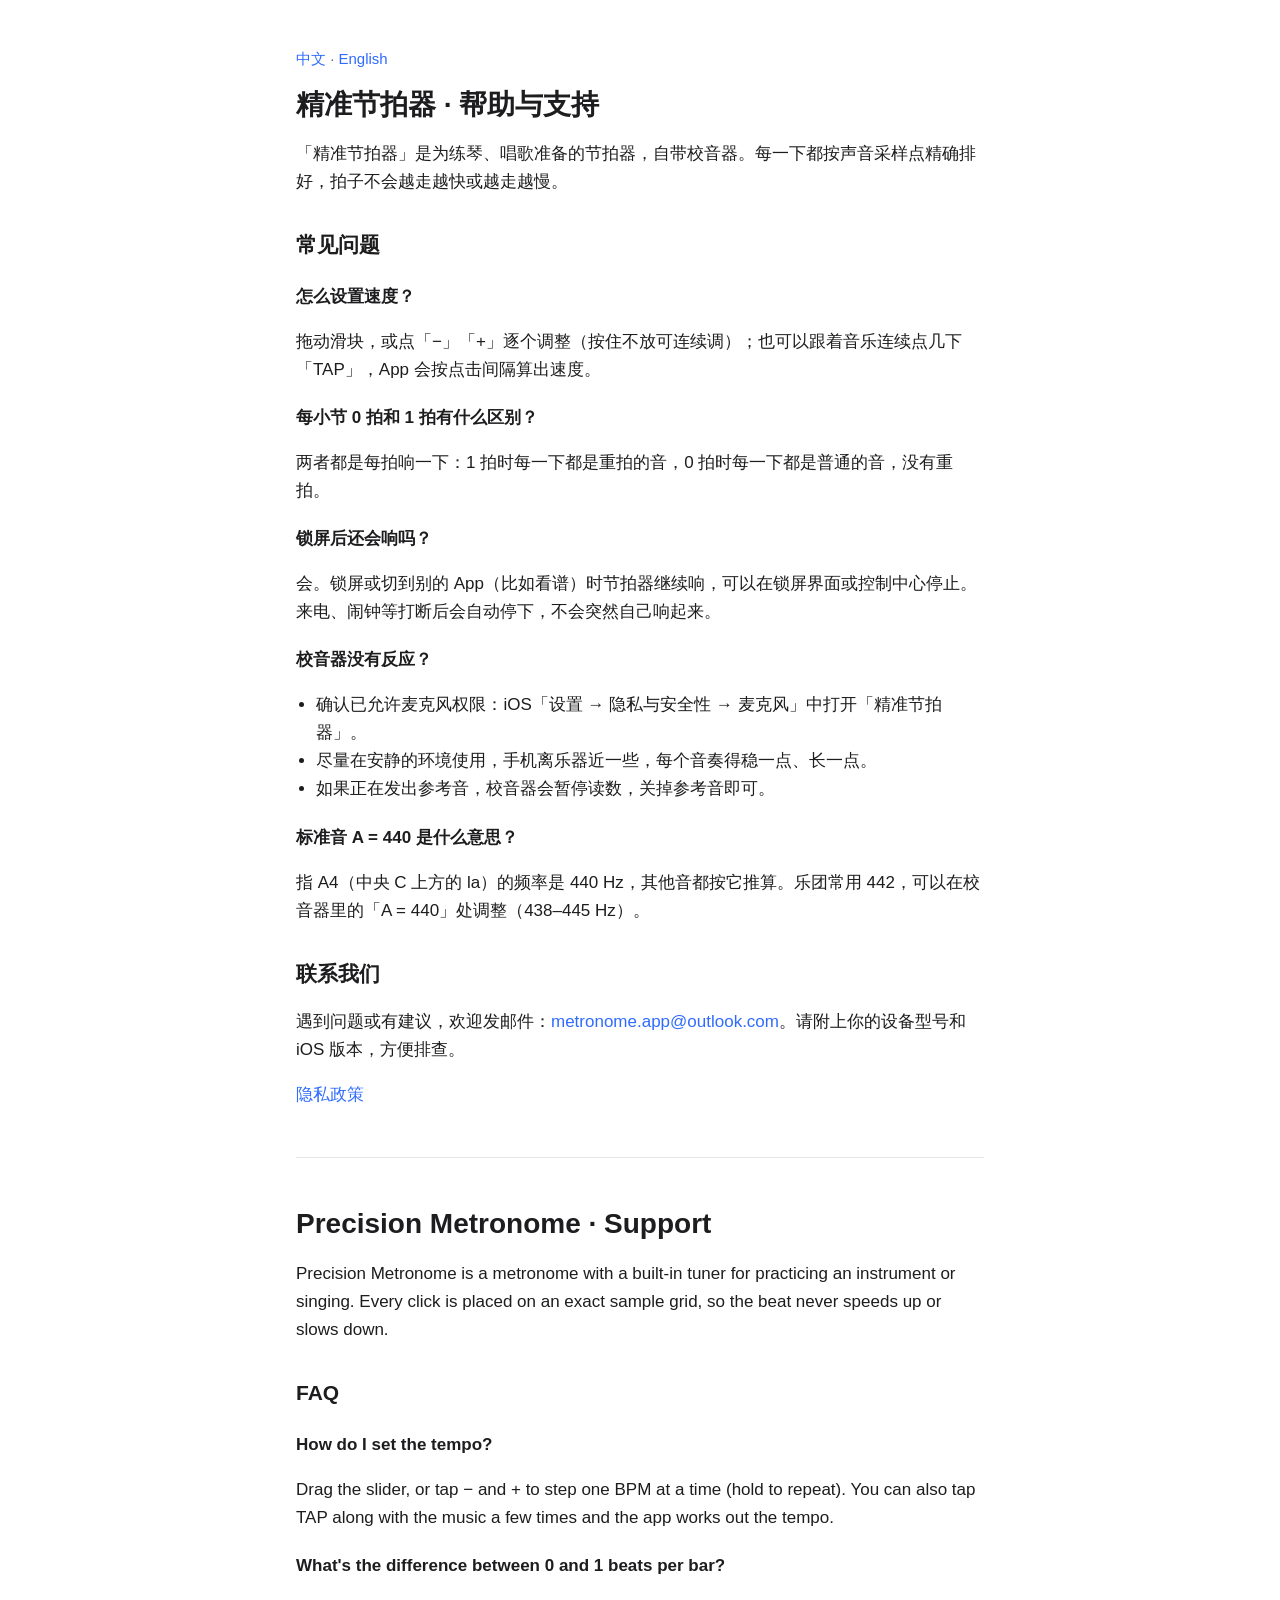
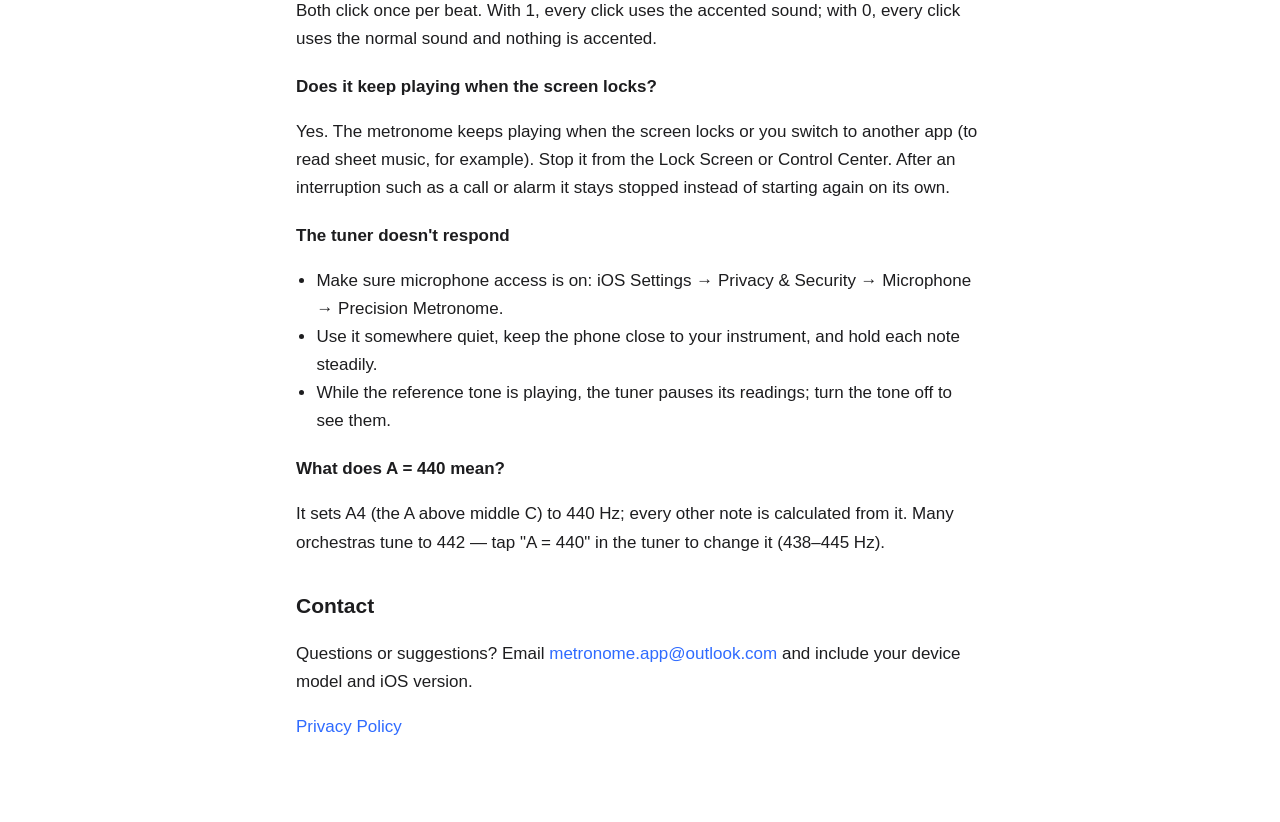
<file: index.html>
<!doctype html>
<html lang="zh-Hans">
<head>
<meta charset="utf-8">
<meta name="viewport" content="width=device-width, initial-scale=1">
<title>精准节拍器 · 帮助与支持 / Precision Metronome · Support</title>
<link rel="stylesheet" href="style.css">
</head>
<body>
<main>
<p class="lang"><a href="#zh">中文</a> · <a href="#en">English</a></p>

<section id="zh">
<h1>精准节拍器 · 帮助与支持</h1>
<p>「精准节拍器」是为练琴、唱歌准备的节拍器，自带校音器。每一下都按声音采样点精确排好，拍子不会越走越快或越走越慢。</p>

<h2>常见问题</h2>

<h3>怎么设置速度？</h3>
<p>拖动滑块，或点「−」「+」逐个调整（按住不放可连续调）；也可以跟着音乐连续点几下「TAP」，App 会按点击间隔算出速度。</p>

<h3>每小节 0 拍和 1 拍有什么区别？</h3>
<p>两者都是每拍响一下：1 拍时每一下都是重拍的音，0 拍时每一下都是普通的音，没有重拍。</p>

<h3>锁屏后还会响吗？</h3>
<p>会。锁屏或切到别的 App（比如看谱）时节拍器继续响，可以在锁屏界面或控制中心停止。来电、闹钟等打断后会自动停下，不会突然自己响起来。</p>

<h3>校音器没有反应？</h3>
<ul>
<li>确认已允许麦克风权限：iOS「设置 → 隐私与安全性 → 麦克风」中打开「精准节拍器」。</li>
<li>尽量在安静的环境使用，手机离乐器近一些，每个音奏得稳一点、长一点。</li>
<li>如果正在发出参考音，校音器会暂停读数，关掉参考音即可。</li>
</ul>

<h3>标准音 A = 440 是什么意思？</h3>
<p>指 A4（中央 C 上方的 la）的频率是 440 Hz，其他音都按它推算。乐团常用 442，可以在校音器里的「A = 440」处调整（438–445 Hz）。</p>

<h2>联系我们</h2>
<p>遇到问题或有建议，欢迎发邮件：<a class="email" data-u="metronome.app" data-d="outlook.com">metronome.app [at] outlook.com</a>。请附上你的设备型号和 iOS 版本，方便排查。</p>
<p><a href="privacy.html">隐私政策</a></p>
</section>

<hr>

<section id="en">
<h1>Precision Metronome · Support</h1>
<p>Precision Metronome is a metronome with a built-in tuner for practicing an instrument or singing. Every click is placed on an exact sample grid, so the beat never speeds up or slows down.</p>

<h2>FAQ</h2>

<h3>How do I set the tempo?</h3>
<p>Drag the slider, or tap − and + to step one BPM at a time (hold to repeat). You can also tap TAP along with the music a few times and the app works out the tempo.</p>

<h3>What's the difference between 0 and 1 beats per bar?</h3>
<p>Both click once per beat. With 1, every click uses the accented sound; with 0, every click uses the normal sound and nothing is accented.</p>

<h3>Does it keep playing when the screen locks?</h3>
<p>Yes. The metronome keeps playing when the screen locks or you switch to another app (to read sheet music, for example). Stop it from the Lock Screen or Control Center. After an interruption such as a call or alarm it stays stopped instead of starting again on its own.</p>

<h3>The tuner doesn't respond</h3>
<ul>
<li>Make sure microphone access is on: iOS Settings → Privacy &amp; Security → Microphone → Precision Metronome.</li>
<li>Use it somewhere quiet, keep the phone close to your instrument, and hold each note steadily.</li>
<li>While the reference tone is playing, the tuner pauses its readings; turn the tone off to see them.</li>
</ul>

<h3>What does A = 440 mean?</h3>
<p>It sets A4 (the A above middle C) to 440 Hz; every other note is calculated from it. Many orchestras tune to 442 — tap "A = 440" in the tuner to change it (438–445 Hz).</p>

<h2>Contact</h2>
<p>Questions or suggestions? Email <a class="email" data-u="metronome.app" data-d="outlook.com">metronome.app [at] outlook.com</a> and include your device model and iOS version.</p>
<p><a href="privacy.html">Privacy Policy</a></p>
</section>
</main>
<script src="email.js"></script>
</body>
</html>
</file>
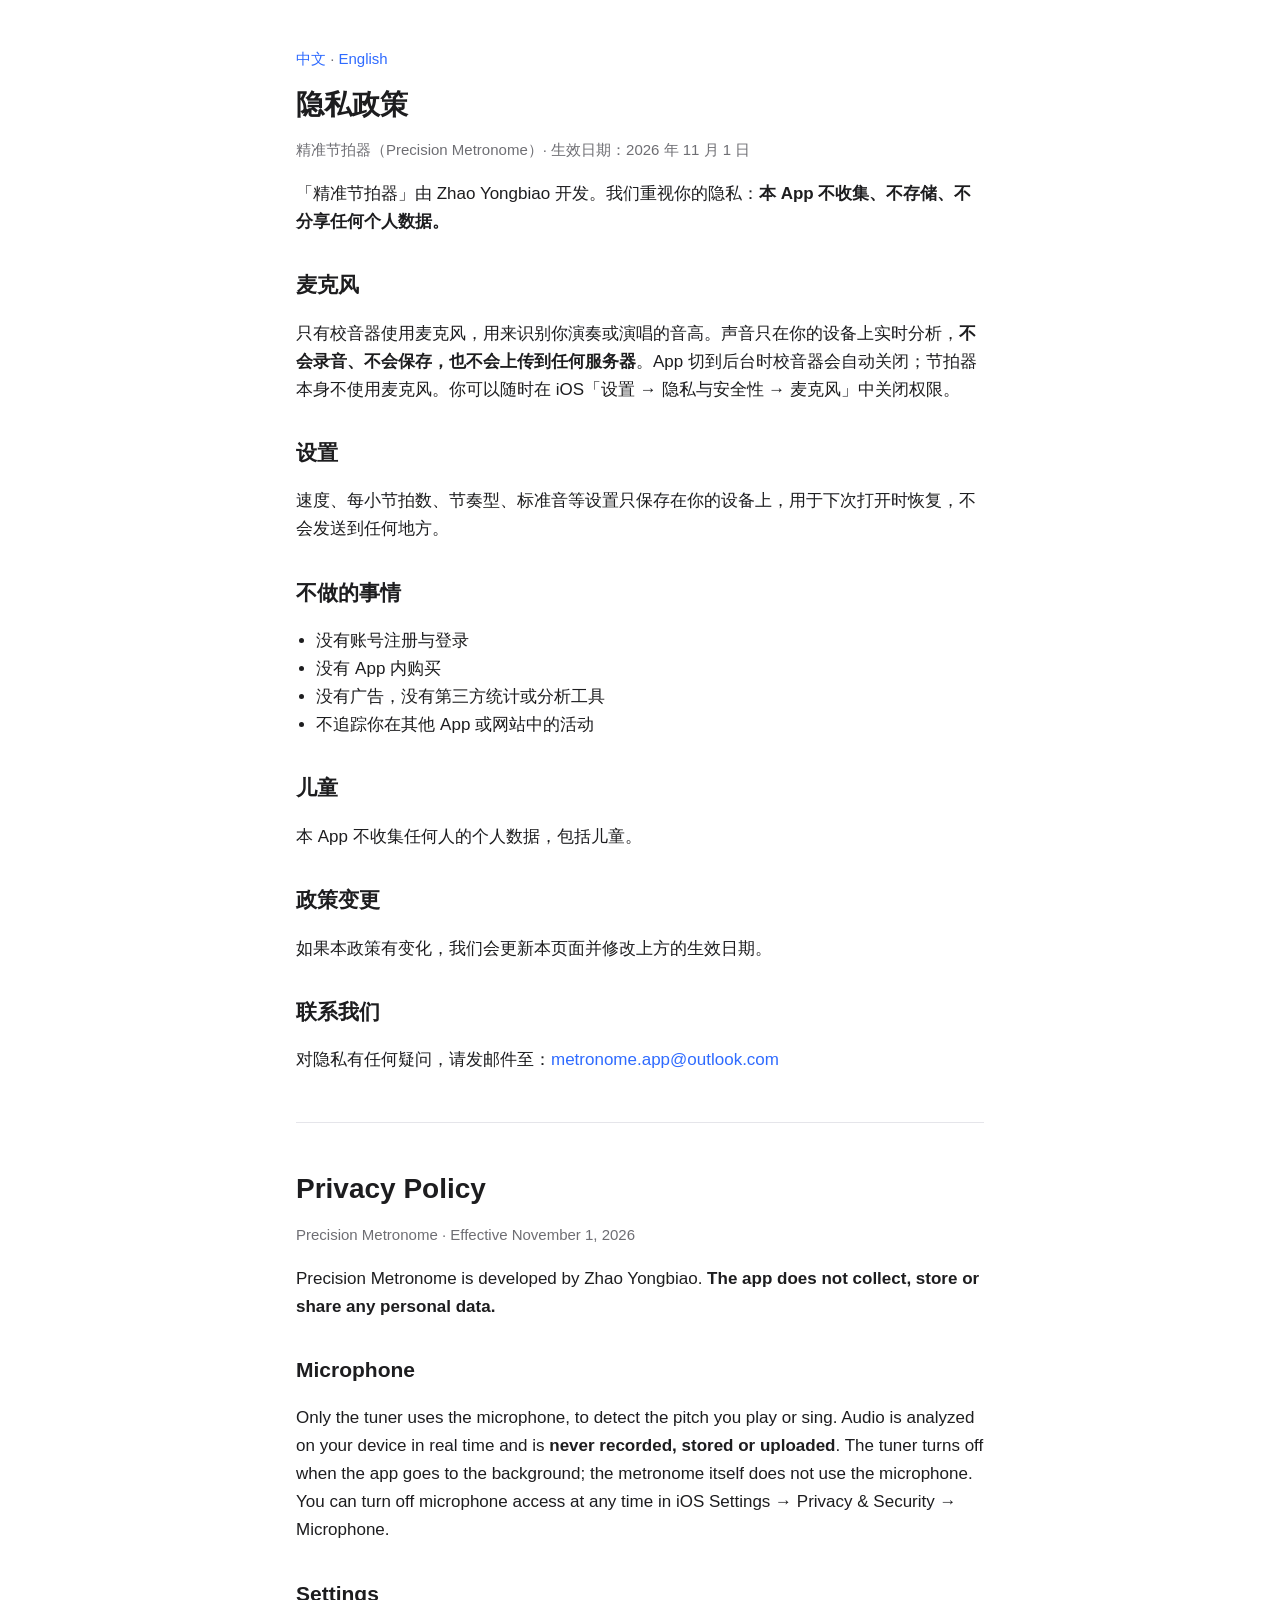
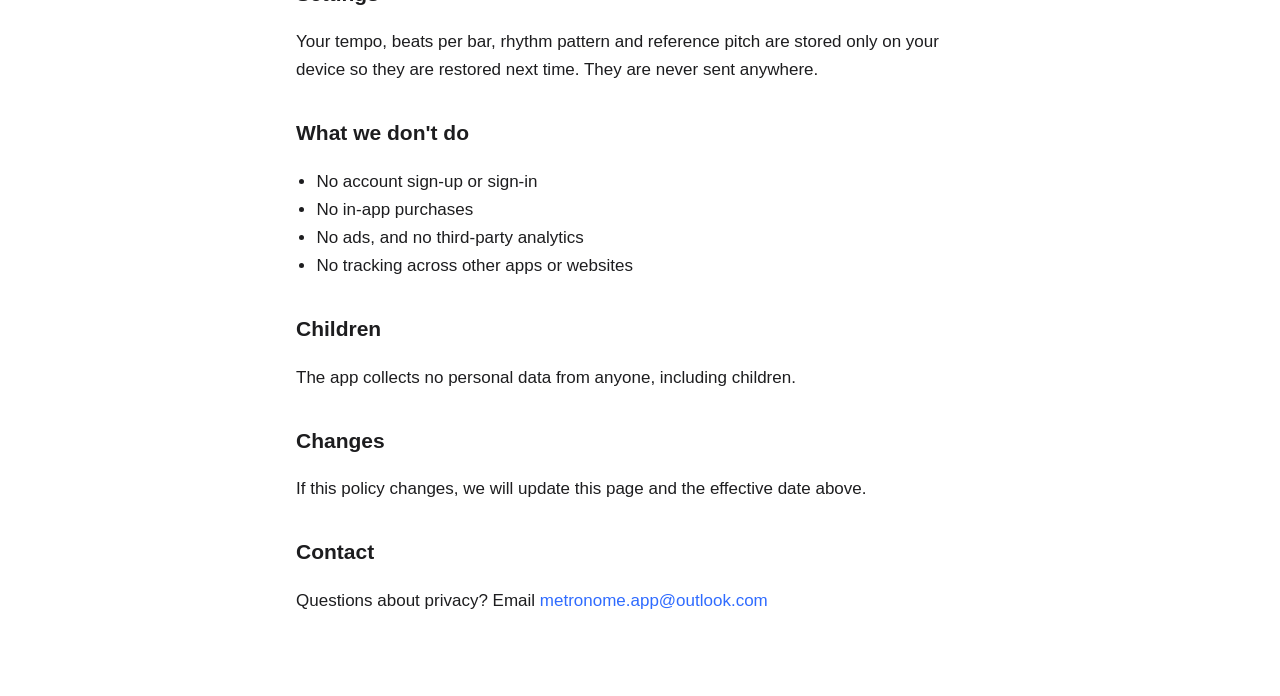
<file: privacy.html>
<!doctype html>
<html lang="zh-Hans">
<head>
<meta charset="utf-8">
<meta name="viewport" content="width=device-width, initial-scale=1">
<title>隐私政策 · 精准节拍器 / Privacy Policy · Precision Metronome</title>
<link rel="stylesheet" href="style.css">
</head>
<body>
<main>
<p class="lang"><a href="#zh">中文</a> · <a href="#en">English</a></p>

<section id="zh">
<h1>隐私政策</h1>
<p class="meta">精准节拍器（Precision Metronome）· 生效日期：2026 年 11 月 1 日</p>

<p>「精准节拍器」由 Zhao Yongbiao 开发。我们重视你的隐私：<strong>本 App 不收集、不存储、不分享任何个人数据。</strong></p>

<h2>麦克风</h2>
<p>只有校音器使用麦克风，用来识别你演奏或演唱的音高。声音只在你的设备上实时分析，<strong>不会录音、不会保存，也不会上传到任何服务器</strong>。App 切到后台时校音器会自动关闭；节拍器本身不使用麦克风。你可以随时在 iOS「设置 → 隐私与安全性 → 麦克风」中关闭权限。</p>

<h2>设置</h2>
<p>速度、每小节拍数、节奏型、标准音等设置只保存在你的设备上，用于下次打开时恢复，不会发送到任何地方。</p>

<h2>不做的事情</h2>
<ul>
<li>没有账号注册与登录</li>
<li>没有 App 内购买</li>
<li>没有广告，没有第三方统计或分析工具</li>
<li>不追踪你在其他 App 或网站中的活动</li>
</ul>

<h2>儿童</h2>
<p>本 App 不收集任何人的个人数据，包括儿童。</p>

<h2>政策变更</h2>
<p>如果本政策有变化，我们会更新本页面并修改上方的生效日期。</p>

<h2>联系我们</h2>
<p>对隐私有任何疑问，请发邮件至：<a class="email" data-u="metronome.app" data-d="outlook.com">metronome.app [at] outlook.com</a></p>
</section>

<hr>

<section id="en">
<h1>Privacy Policy</h1>
<p class="meta">Precision Metronome · Effective November 1, 2026</p>

<p>Precision Metronome is developed by Zhao Yongbiao. <strong>The app does not collect, store or share any personal data.</strong></p>

<h2>Microphone</h2>
<p>Only the tuner uses the microphone, to detect the pitch you play or sing. Audio is analyzed on your device in real time and is <strong>never recorded, stored or uploaded</strong>. The tuner turns off when the app goes to the background; the metronome itself does not use the microphone. You can turn off microphone access at any time in iOS Settings → Privacy &amp; Security → Microphone.</p>

<h2>Settings</h2>
<p>Your tempo, beats per bar, rhythm pattern and reference pitch are stored only on your device so they are restored next time. They are never sent anywhere.</p>

<h2>What we don't do</h2>
<ul>
<li>No account sign-up or sign-in</li>
<li>No in-app purchases</li>
<li>No ads, and no third-party analytics</li>
<li>No tracking across other apps or websites</li>
</ul>

<h2>Children</h2>
<p>The app collects no personal data from anyone, including children.</p>

<h2>Changes</h2>
<p>If this policy changes, we will update this page and the effective date above.</p>

<h2>Contact</h2>
<p>Questions about privacy? Email <a class="email" data-u="metronome.app" data-d="outlook.com">metronome.app [at] outlook.com</a></p>
</section>
</main>
<script src="email.js"></script>
</body>
</html>
</file>
<file: style.css>
:root { --bg: #ffffff; --fg: #1d1d1f; --muted: #6e6e73; --accent: #2f6bff; --rule: #e5e5ea; }
@media (prefers-color-scheme: dark) {
  :root { --bg: #000000; --fg: #f5f5f7; --muted: #a1a1a6; --accent: #5b8cff; --rule: #2c2c2e; }
}
* { box-sizing: border-box; }
body { margin: 0; background: var(--bg); color: var(--fg);
  font: 17px/1.65 -apple-system, BlinkMacSystemFont, "PingFang SC", "Hiragino Sans", "Apple SD Gothic Neo", "Helvetica Neue", sans-serif; }
main { max-width: 720px; margin: 0 auto; padding: 32px 16px 64px; }
h1 { font-size: 28px; line-height: 1.3; margin: 8px 0 12px; }
h2 { font-size: 21px; margin: 32px 0 8px; }
h3 { font-size: 17px; margin: 20px 0 4px; }
p, li { color: var(--fg); }
.meta, .lang { color: var(--muted); font-size: 15px; }
a { color: var(--accent); text-decoration: none; }
a:hover { text-decoration: underline; }
hr { border: 0; border-top: 1px solid var(--rule); margin: 48px 0; }
ul { padding-left: 1.2em; }
</file>
